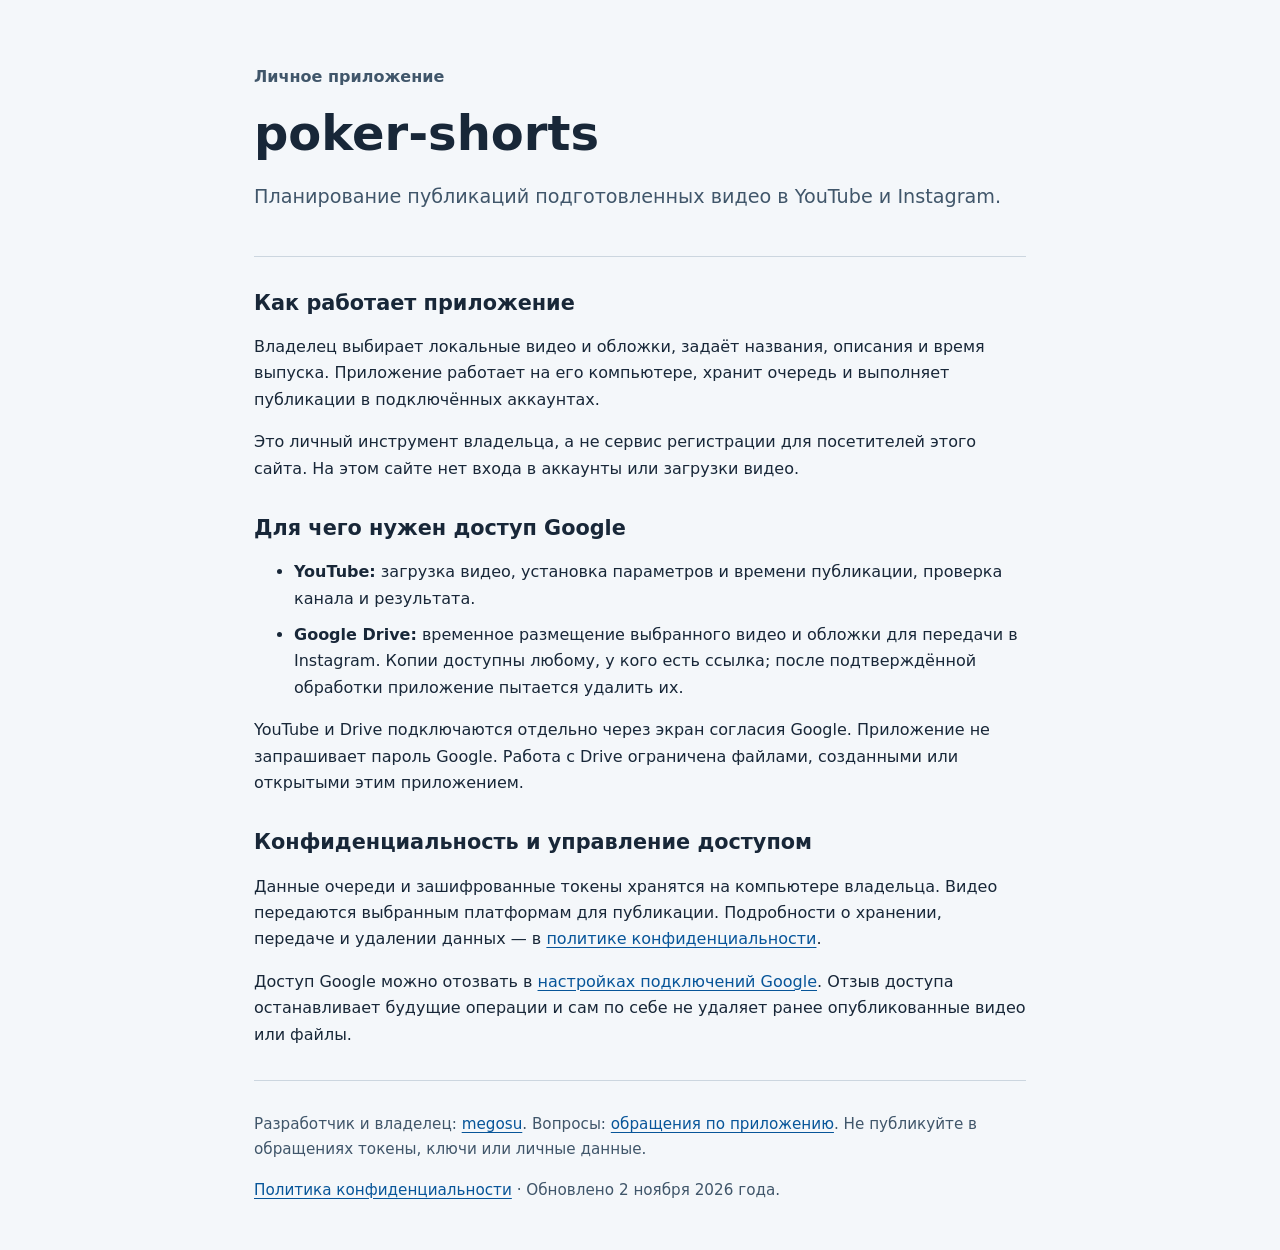
<file: index.html>
<!doctype html>
<html lang="ru">
<head>
<meta charset="utf-8">
<meta name="viewport" content="width=device-width,initial-scale=1">
<meta name="description" content="poker-shorts — личное приложение для планирования публикаций подготовленных видео в YouTube и Instagram.">
<title>poker-shorts — планирование публикаций</title>
<link rel="stylesheet" href="style.css">
</head>
<body><main>
<header><p class="eyebrow">Личное приложение</p><h1>poker-shorts</h1><p class="lead">Планирование публикаций подготовленных видео в YouTube и Instagram.</p></header>
<section><h2>Как работает приложение</h2><p>Владелец выбирает локальные видео и обложки, задаёт названия, описания и время выпуска. Приложение работает на его компьютере, хранит очередь и выполняет публикации в подключённых аккаунтах.</p><p>Это личный инструмент владельца, а не сервис регистрации для посетителей этого сайта. На этом сайте нет входа в аккаунты или загрузки видео.</p></section>
<section><h2>Для чего нужен доступ Google</h2><ul><li><strong>YouTube:</strong> загрузка видео, установка параметров и времени публикации, проверка канала и результата.</li><li><strong>Google Drive:</strong> временное размещение выбранного видео и обложки для передачи в Instagram. Копии доступны любому, у кого есть ссылка; после подтверждённой обработки приложение пытается удалить их.</li></ul><p>YouTube и Drive подключаются отдельно через экран согласия Google. Приложение не запрашивает пароль Google. Работа с Drive ограничена файлами, созданными или открытыми этим приложением.</p></section>
<section><h2>Конфиденциальность и управление доступом</h2><p>Данные очереди и зашифрованные токены хранятся на компьютере владельца. Видео передаются выбранным платформам для публикации. Подробности о хранении, передаче и удалении данных — в <a href="https://megosu.github.io/privacy.html">политике конфиденциальности</a>.</p><p>Доступ Google можно отозвать в <a href="https://myaccount.google.com/connections">настройках подключений Google</a>. Отзыв доступа останавливает будущие операции и сам по себе не удаляет ранее опубликованные видео или файлы.</p></section>
<footer><p>Разработчик и владелец: <a href="https://github.com/megosu">megosu</a>. Вопросы: <a href="https://github.com/megosu/megosu.github.io/issues">обращения по приложению</a>. Не публикуйте в обращениях токены, ключи или личные данные.</p><p><a href="https://megosu.github.io/privacy.html">Политика конфиденциальности</a> · Обновлено 2 ноября 2026 года.</p></footer>
</main></body></html>
</file>
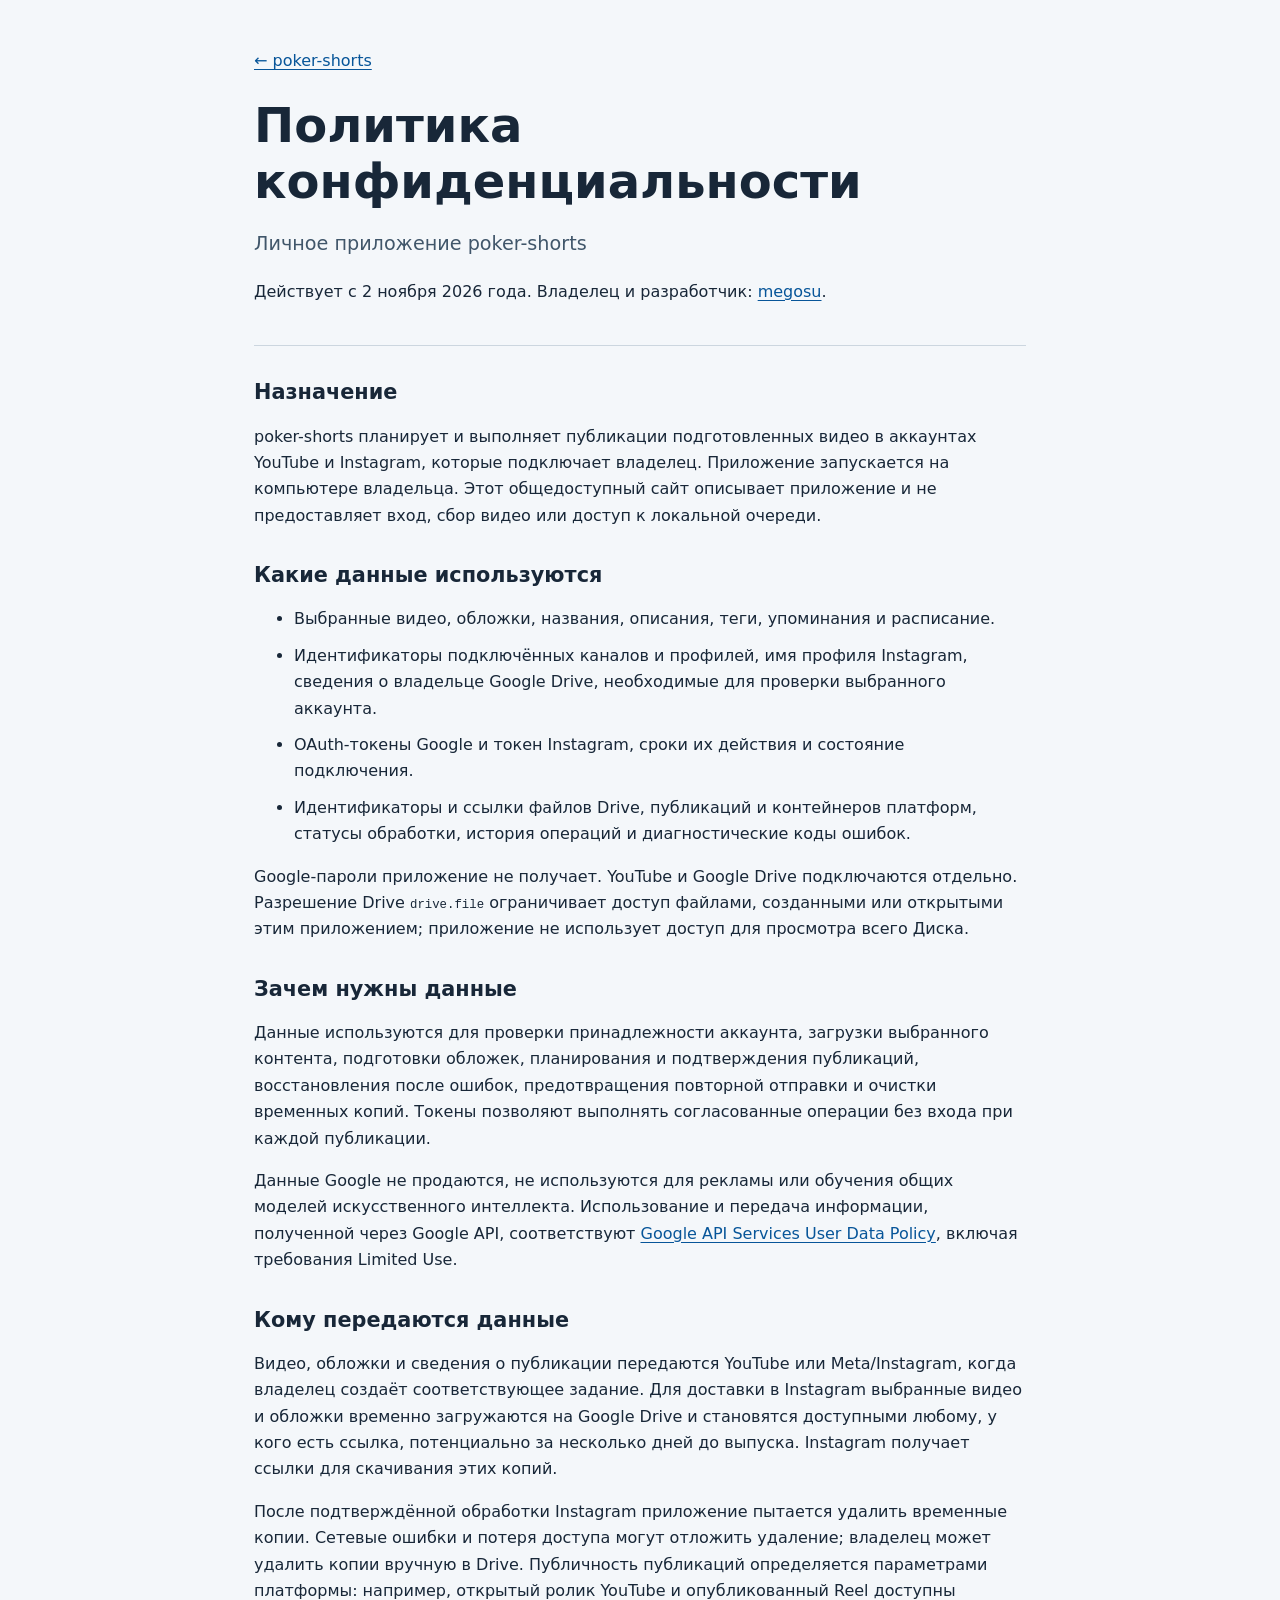
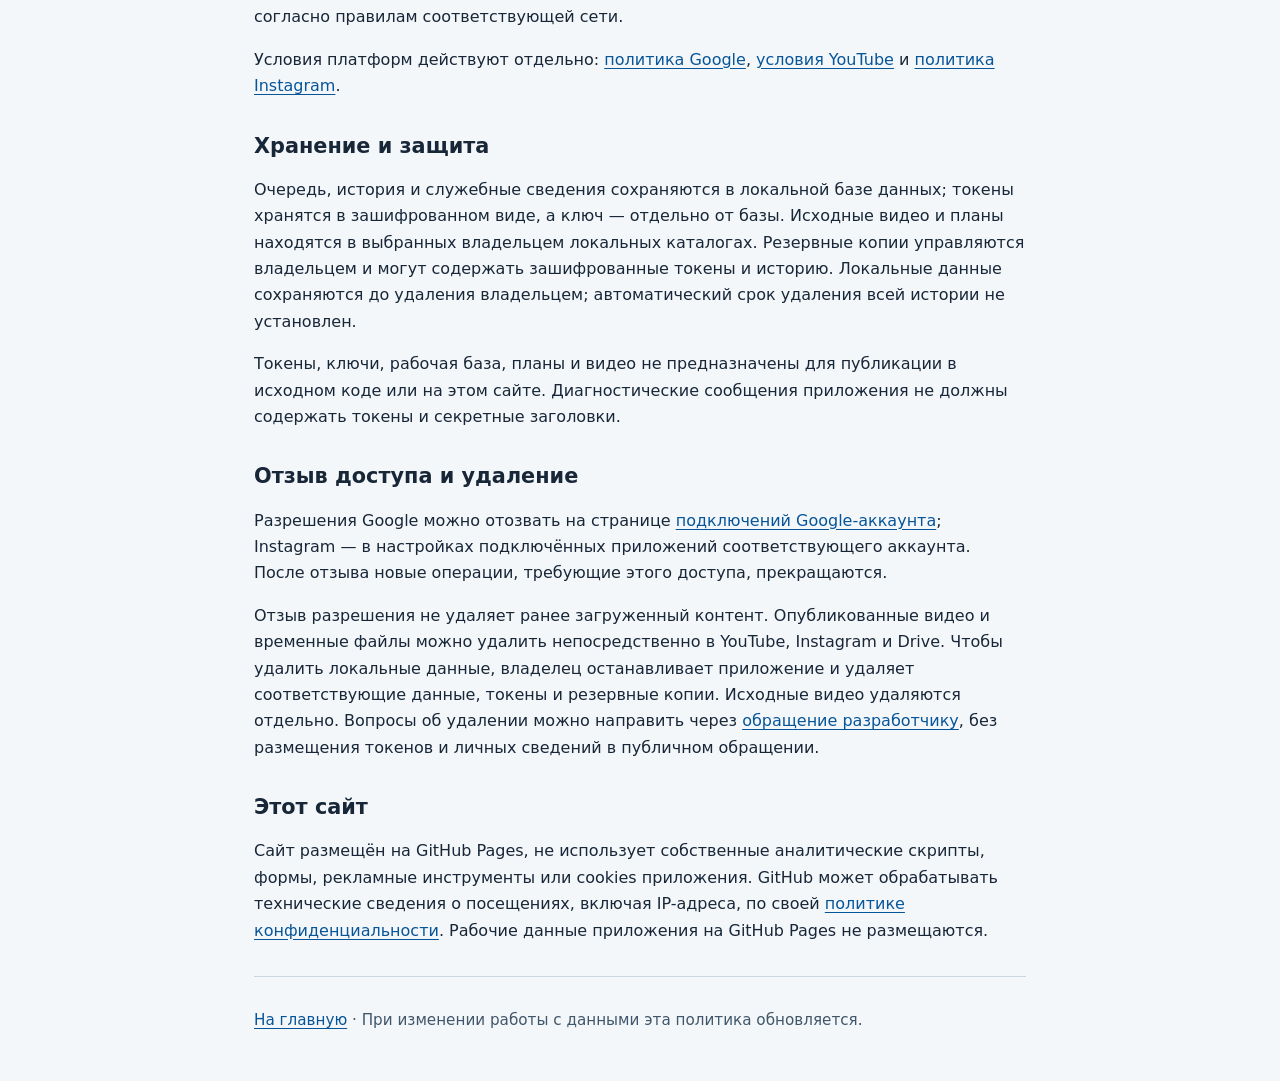
<file: privacy.html>
<!doctype html>
<html lang="ru">
<head>
<meta charset="utf-8">
<meta name="viewport" content="width=device-width,initial-scale=1">
<meta name="description" content="Политика конфиденциальности личного приложения poker-shorts.">
<title>Политика конфиденциальности — poker-shorts</title>
<link rel="stylesheet" href="style.css">
</head>
<body><main>
<nav><a href="https://megosu.github.io/">← poker-shorts</a></nav>
<header><h1>Политика конфиденциальности</h1><p class="lead">Личное приложение poker-shorts</p><p>Действует с 2 ноября 2026 года. Владелец и разработчик: <a href="https://github.com/megosu">megosu</a>.</p></header>
<section><h2>Назначение</h2><p>poker-shorts планирует и выполняет публикации подготовленных видео в аккаунтах YouTube и Instagram, которые подключает владелец. Приложение запускается на компьютере владельца. Этот общедоступный сайт описывает приложение и не предоставляет вход, сбор видео или доступ к локальной очереди.</p></section>
<section><h2>Какие данные используются</h2><ul><li>Выбранные видео, обложки, названия, описания, теги, упоминания и расписание.</li><li>Идентификаторы подключённых каналов и профилей, имя профиля Instagram, сведения о владельце Google Drive, необходимые для проверки выбранного аккаунта.</li><li>OAuth-токены Google и токен Instagram, сроки их действия и состояние подключения.</li><li>Идентификаторы и ссылки файлов Drive, публикаций и контейнеров платформ, статусы обработки, история операций и диагностические коды ошибок.</li></ul><p>Google-пароли приложение не получает. YouTube и Google Drive подключаются отдельно. Разрешение Drive <code>drive.file</code> ограничивает доступ файлами, созданными или открытыми этим приложением; приложение не использует доступ для просмотра всего Диска.</p></section>
<section><h2>Зачем нужны данные</h2><p>Данные используются для проверки принадлежности аккаунта, загрузки выбранного контента, подготовки обложек, планирования и подтверждения публикаций, восстановления после ошибок, предотвращения повторной отправки и очистки временных копий. Токены позволяют выполнять согласованные операции без входа при каждой публикации.</p><p>Данные Google не продаются, не используются для рекламы или обучения общих моделей искусственного интеллекта. Использование и передача информации, полученной через Google API, соответствуют <a href="https://developers.google.com/terms/api-services-user-data-policy">Google API Services User Data Policy</a>, включая требования Limited Use.</p></section>
<section><h2>Кому передаются данные</h2><p>Видео, обложки и сведения о публикации передаются YouTube или Meta/Instagram, когда владелец создаёт соответствующее задание. Для доставки в Instagram выбранные видео и обложки временно загружаются на Google Drive и становятся доступными любому, у кого есть ссылка, потенциально за несколько дней до выпуска. Instagram получает ссылки для скачивания этих копий.</p><p>После подтверждённой обработки Instagram приложение пытается удалить временные копии. Сетевые ошибки и потеря доступа могут отложить удаление; владелец может удалить копии вручную в Drive. Публичность публикаций определяется параметрами платформы: например, открытый ролик YouTube и опубликованный Reel доступны согласно правилам соответствующей сети.</p><p>Условия платформ действуют отдельно: <a href="https://policies.google.com/privacy">политика Google</a>, <a href="https://www.youtube.com/t/terms">условия YouTube</a> и <a href="https://privacycenter.instagram.com/policy/">политика Instagram</a>.</p></section>
<section><h2>Хранение и защита</h2><p>Очередь, история и служебные сведения сохраняются в локальной базе данных; токены хранятся в зашифрованном виде, а ключ — отдельно от базы. Исходные видео и планы находятся в выбранных владельцем локальных каталогах. Резервные копии управляются владельцем и могут содержать зашифрованные токены и историю. Локальные данные сохраняются до удаления владельцем; автоматический срок удаления всей истории не установлен.</p><p>Токены, ключи, рабочая база, планы и видео не предназначены для публикации в исходном коде или на этом сайте. Диагностические сообщения приложения не должны содержать токены и секретные заголовки.</p></section>
<section><h2>Отзыв доступа и удаление</h2><p>Разрешения Google можно отозвать на странице <a href="https://myaccount.google.com/connections">подключений Google-аккаунта</a>; Instagram — в настройках подключённых приложений соответствующего аккаунта. После отзыва новые операции, требующие этого доступа, прекращаются.</p><p>Отзыв разрешения не удаляет ранее загруженный контент. Опубликованные видео и временные файлы можно удалить непосредственно в YouTube, Instagram и Drive. Чтобы удалить локальные данные, владелец останавливает приложение и удаляет соответствующие данные, токены и резервные копии. Исходные видео удаляются отдельно. Вопросы об удалении можно направить через <a href="https://github.com/megosu/megosu.github.io/issues">обращение разработчику</a>, без размещения токенов и личных сведений в публичном обращении.</p></section>
<section><h2>Этот сайт</h2><p>Сайт размещён на GitHub Pages, не использует собственные аналитические скрипты, формы, рекламные инструменты или cookies приложения. GitHub может обрабатывать технические сведения о посещениях, включая IP-адреса, по своей <a href="https://docs.github.com/en/site-policy/privacy-policies/github-general-privacy-statement">политике конфиденциальности</a>. Рабочие данные приложения на GitHub Pages не размещаются.</p></section>
<footer><p><a href="https://megosu.github.io/">На главную</a> · При изменении работы с данными эта политика обновляется.</p></footer>
</main></body></html>
</file>
<file: style.css>
:root{font-family:system-ui,-apple-system,"Segoe UI",sans-serif;color:#182738;background:#f4f7fa;line-height:1.65;color-scheme:light}*{box-sizing:border-box}body{margin:0}main{max-width:820px;margin:auto;padding:48px 24px 32px}header{padding-bottom:24px;border-bottom:1px solid #ccd6df}h1{font-size:clamp(2rem,6vw,3rem);line-height:1.15;overflow-wrap:anywhere;margin:16px 0}h2{font-size:1.3rem;line-height:1.35;margin-top:0}section{margin:32px 0}.lead{font-size:1.2rem;color:#40566a}.eyebrow{font-weight:650;color:#40566a}a{color:#075599;text-underline-offset:3px}a:hover{color:#003d70}a:focus-visible{outline:3px solid #075599;outline-offset:4px}li+li{margin-top:10px}footer{border-top:1px solid #ccd6df;padding-top:16px;color:#40566a;font-size:.95rem}code{font-size:.95em;overflow-wrap:anywhere}nav{margin-bottom:24px}@media(max-width:480px){main{padding:28px 18px}ul{padding-left:22px}}
</file>
